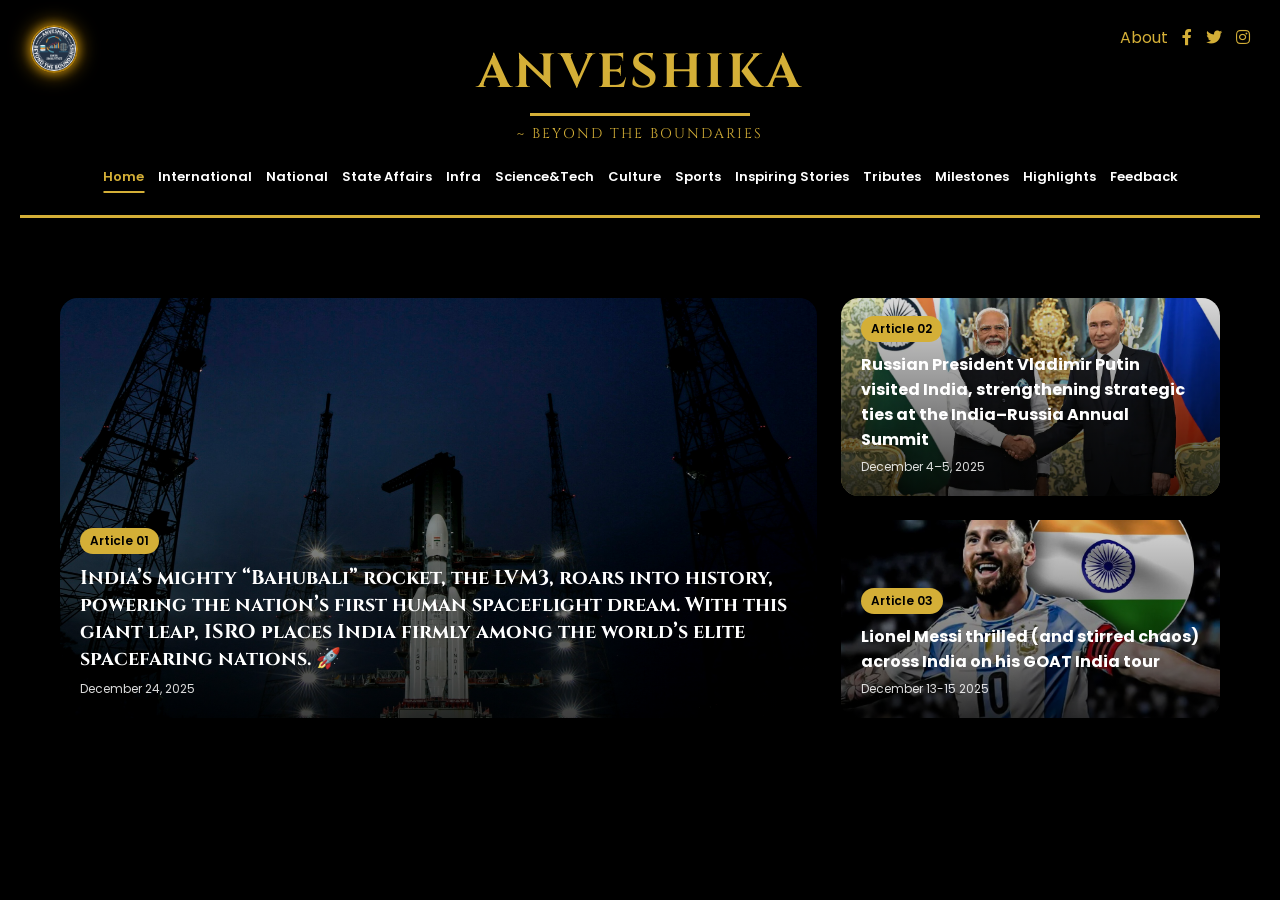
<file: index.html>
<!DOCTYPE html>
<html lang="en">
<head>
    <meta charset="UTF-8">
    <title>Anveshika</title>
    <link rel="stylesheet" href="ss.css">

    <!-- Google Font (Elegant look) -->
    <link href="https://fonts.googleapis.com/css2?family=Cinzel:wght@500;600&family=Poppins:wght@400;600&display=swap" rel="stylesheet">
    <link  rel='stylesheet' href="https://cdnjs.cloudflare.com/ajax/libs/font-awesome/5.15.3/css/all.min.css">
    <link rel="stylesheet" href="slid.css">
    <link rel="stylesheet" href="he.css">
    

</head>
<body>

<header class="header">
    <!--Logo-->
<div class="logo"><img src="logo/logo.jpg" alt="Anveshika Logo">
    </div>


    <!-- Title -->
    <div class="title">
        <h2>ANVESHIKA</h2>
        <div class="line"></div>
        <p>~ BEYOND THE BOUNDARIES</p>
    </div>

    <!--Social Media-->
    <div class="social-media">
      <a href="about.html">About</a>
      <a href="https://www.facebook.com"><i class="fab fa-facebook-f"></i></a>
      <a href="https://www.twitter.com"><i class="fab fa-twitter"></i></a>
      <a href="https://www.instagram.com/anveshika_magazine?utm_source=ig_web_button_share_sheet&igsh=ZDNlZDc0MzIxNw=="><i class="fab fa-instagram"></i></a>
    </div>
    <!-- Burger Menu (Mobile) -->
    <div class="burger" onclick="toggleMenu()">
        <span></span>
        <span></span>
        <span></span>
    </div>



    <!-- Navigation -->
    <nav class="nav">
      <div class="nav-menu" id="navMenu">
        <div class="row">
            <a class="active" href="index.html">Home</a>
            <a href="inter.html">International</a>
            <a href="nati.html">National</a>
            <a href="stateaffairs.html">State Affairs</a>
            <a href="infra.html">Infra</a>
            <a href="scie&te.html">Science&Tech</a>
            <a href="cul.html">Culture</a>
            <a href="spo.html">Sports</a>
            <a href="ins.html">Inspiring Stories</a>
            <a href="trib.html">Tributes</a>
            <a href="mile.html">Milestones</a>
            <a href="high.html">Highlights</a>
            <a href="feedback.html">Feedback</a>
        </div>
     </div>
    </nav>

    <!-- Bottom gold line -->
    <div class="bottom-line"></div>

</header>
<section class="mag-hero">

  <!-- LEFT : BIG FEATURE -->
  <a href="scie&te.html" class="card big-card">
    <img src="home/hi-1.jpg" alt="India's Bahubali Rocket">
    <div class="card-content">
      <span class="tag">Article 01</span>
      <h3>India’s mighty “Bahubali” rocket, the LVM3, roars into history, powering the nation’s first human spaceflight dream.
            With this giant leap, ISRO places India firmly among the world’s elite spacefaring nations. 🚀</h3>
      <p class="date">December 24, 2025</p>
    </div>
  </a>

  <!-- RIGHT : SMALL STACK -->
  <div class="side-cards">

    <a href="inter.html" class="card small-card">
      <img src="home/hi-3.webp" alt="Putin India Visit">
      <div class="card-content">
        <span class="tag">Article 02</span>
        <h3>Russian President Vladimir Putin visited India, strengthening strategic ties at the India–Russia Annual Summit</h3>
        <p class="date">December 4–5, 2025</p>
      </div>
    </a>

    <a href="spo.html" class="card small-card">
      <img src="home/hi-6.jpg" alt="Messi India Visit">
      <div class="card-content">
        <span class="tag">Article 03</span>
        <h3>Lionel Messi thrilled (and stirred chaos) across India on his GOAT India tour</h3>
        <p class="date">December 13-15 2025</p>
      </div>
    </a>

  </div>
</section>

</body>
</html>
</file>
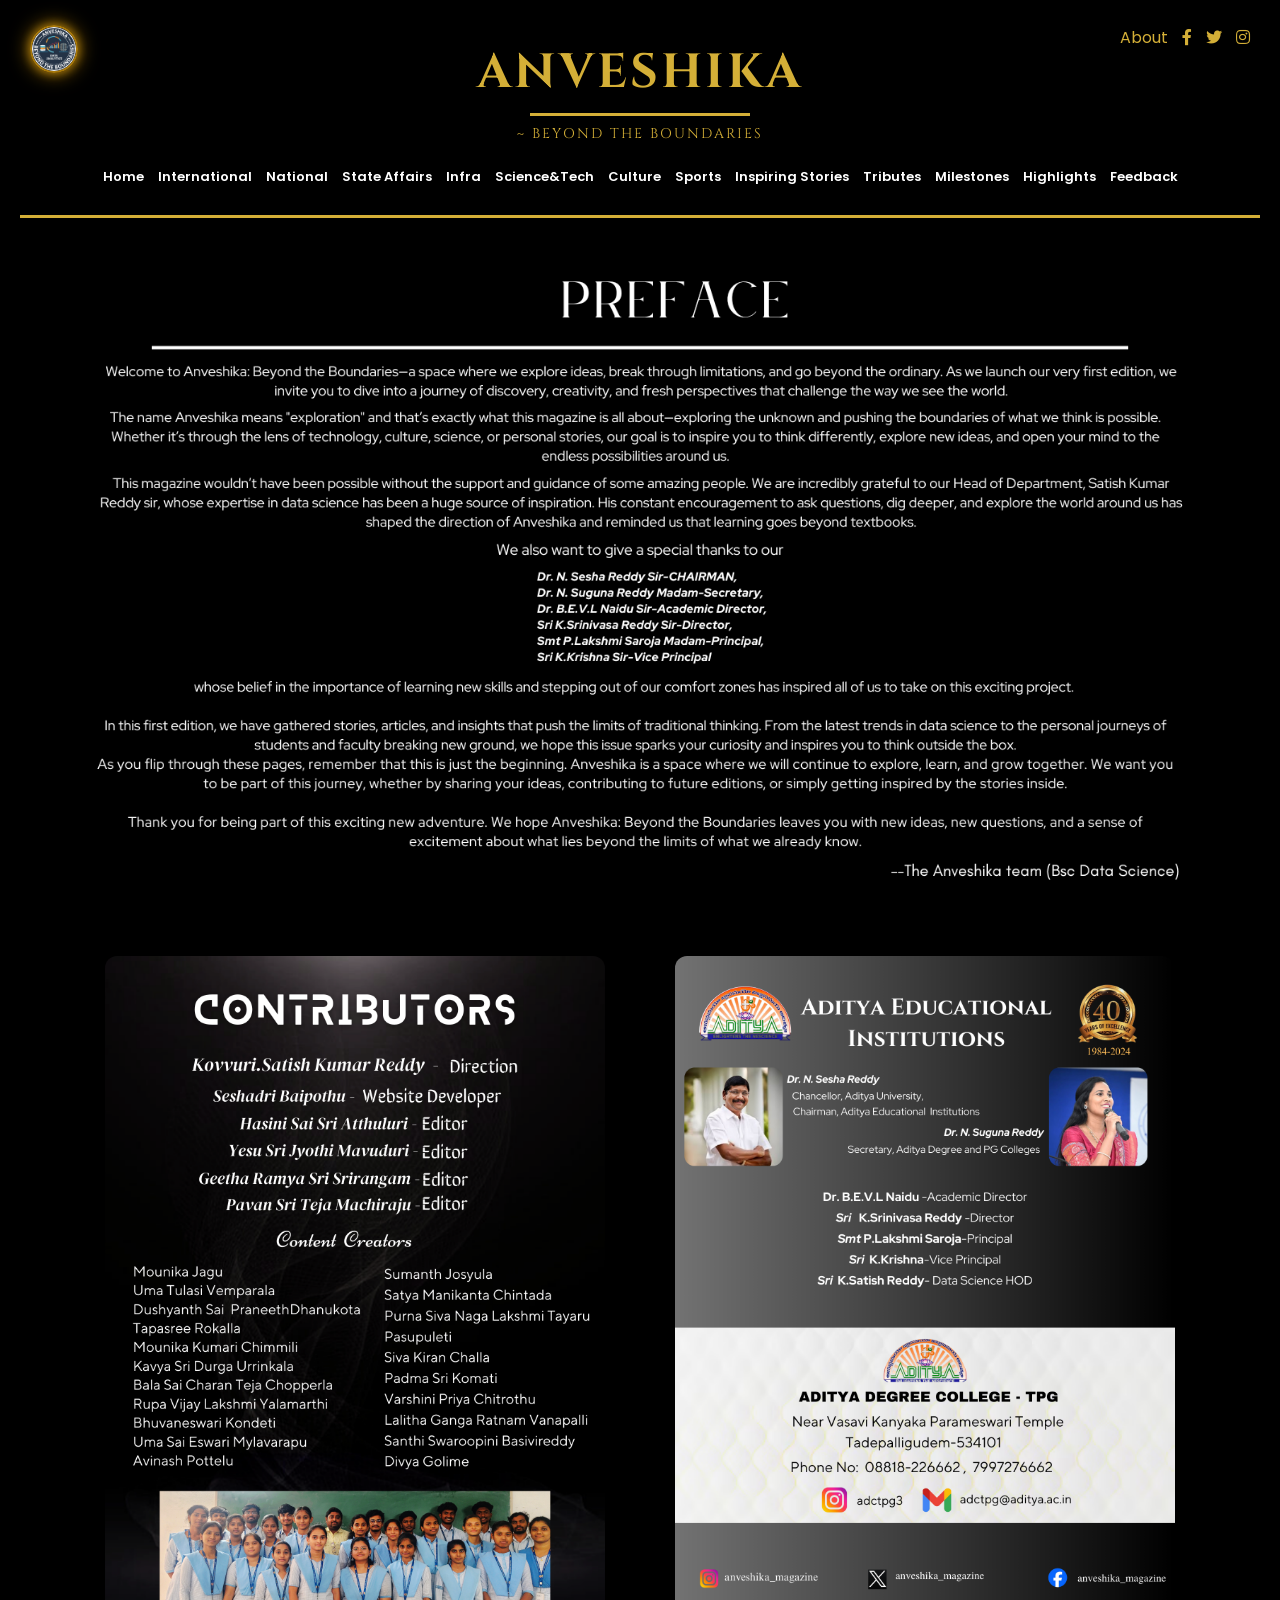
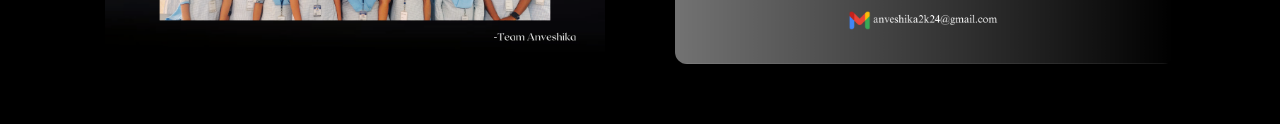
<file: about.html>
<!DOCTYPE html>
<html lang="en">
<head>
    <meta charset="UTF-8">
    <title>Anveshika</title>
    <link rel="stylesheet" href="ss.css">

    <!-- Google Font (Elegant look) -->
    <link href="https://fonts.googleapis.com/css2?family=Cinzel:wght@500;600&family=Poppins:wght@400;600&display=swap" rel="stylesheet">
    <link  rel='stylesheet' href="https://cdnjs.cloudflare.com/ajax/libs/font-awesome/5.15.3/css/all.min.css">
    <link rel="stylesheet" href="slid.css">
    <link rel="stylesheet" href="about.css">
    

</head>
<body>

<header class="header">
    <!--Logo-->
    <div class="logo"><img src="logo/logo.jpg" alt="Anveshika Logo">
    </div>


    <!-- Title -->
    <div class="title">
        <h2>ANVESHIKA</h2>
        <div class="line"></div>
        <p>~ BEYOND THE BOUNDARIES</p>
    </div>

    <!--Social Media-->
    <div class="social-media">
      <a href="about.html">About</a>
      <a href="https://www.facebook.com"><i class="fab fa-facebook-f"></i></a>
      <a href="https://www.twitter.com"><i class="fab fa-twitter"></i></a>
      <a href="https://www.instagram.com/anveshika_magazine?utm_source=ig_web_button_share_sheet&igsh=ZDNlZDc0MzIxNw=="><i class="fab fa-instagram"></i></a>
    </div>
    <!-- Burger Menu (Mobile) -->
    <div class="burger" onclick="toggleMenu()">
        <span></span>
        <span></span>
        <span></span>
    </div>
    <!-- Navigation -->
    <nav class="nav">
      <div class="nav-menu" id="navMenu">
        <div class="row">
            <a href="index.html">Home</a>
            <a href="inter.html">International</a>
            <a href="nati.html">National</a>
            <a href="stateaffairs.html">State Affairs</a>
            <a href="infra.html">Infra</a>
            <a href="scie&te.html">Science&Tech</a>
            <a href="cul.html">Culture</a>
            <a href="spo.html">Sports</a>
            <a href="ins.html">Inspiring Stories</a>
            <a href="trib.html">Tributes</a>
            <a href="mile.html">Milestones</a>
            <a href="high.html">Highlights</a>
            <a href="feedback.html">Feedback</a>
        </div>
     </div>
    </nav>
    <!-- Bottom gold line -->
    <div class="bottom-line"></div>

</header>
   

<div class="container">
    <img src="about/preface.png">
</div>
<div class="remaining">
    <div class="mob"><img src="about/preface.png"></div>
    <img src="about/ab-2.png">
    <img src="about/ab-3.png">
</div>


</body>
</html>
</file>
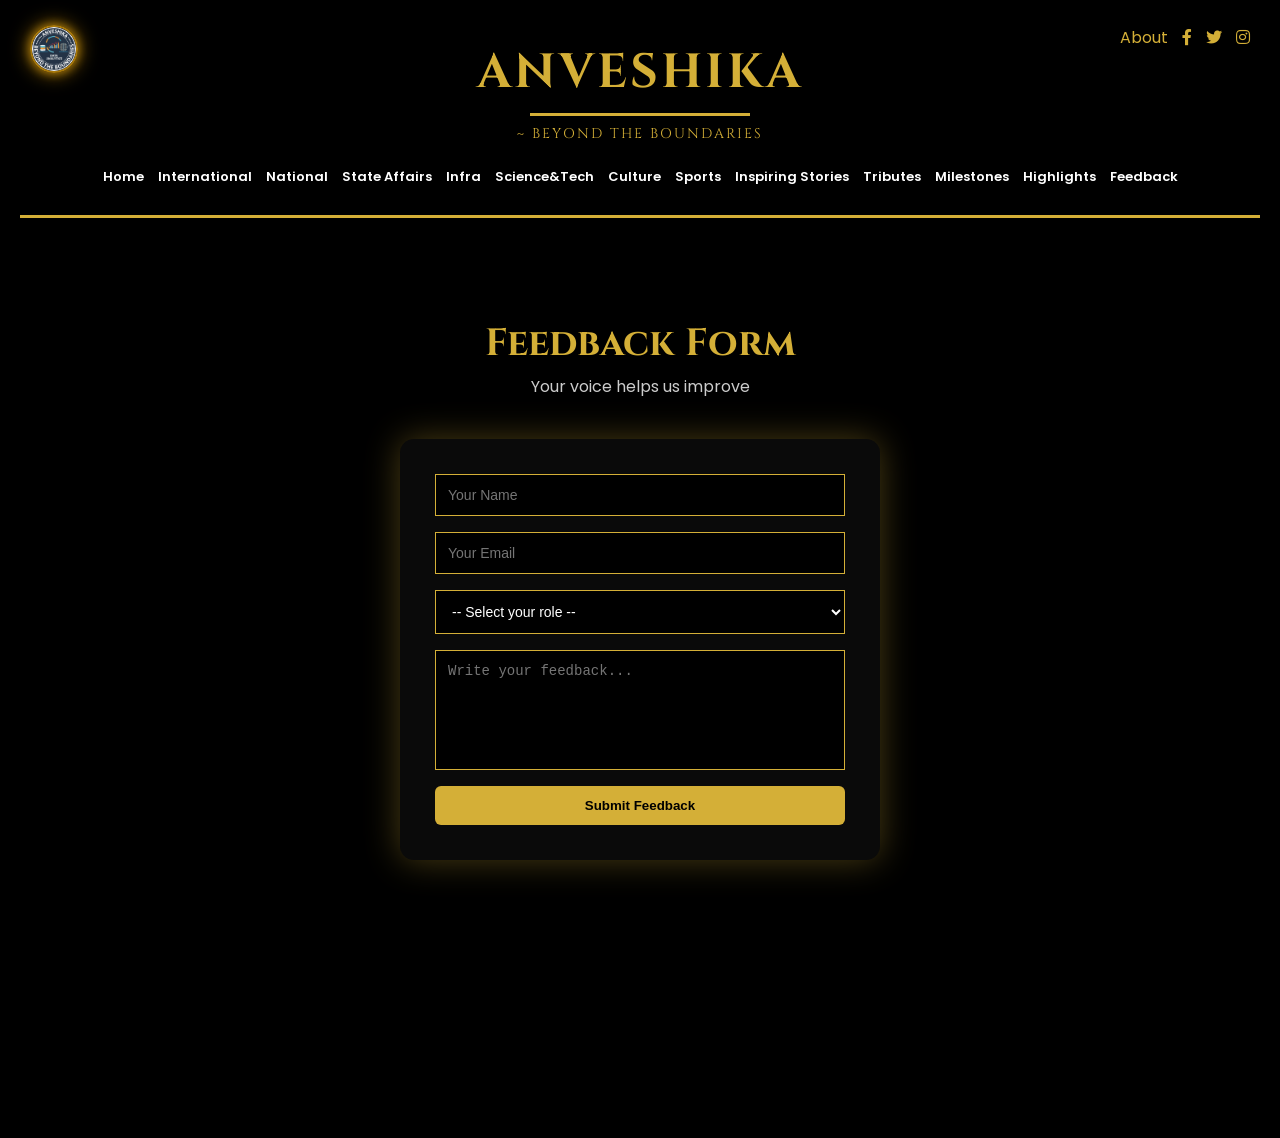
<file: feedback.html>
<!DOCTYPE html>
<html lang="en">
<head>
    <meta charset="UTF-8">
    <title>Anveshika</title>
    <link rel="stylesheet" href="ss.css">

    <!-- Google Font (Elegant look) -->
    <link href="https://fonts.googleapis.com/css2?family=Cinzel:wght@500;600&family=Poppins:wght@400;600&display=swap" rel="stylesheet">
    <link  rel='stylesheet' href="https://cdnjs.cloudflare.com/ajax/libs/font-awesome/5.15.3/css/all.min.css">
    <link rel="stylesheet" href="slid.css">
    <link href="https://fonts.googleapis.com/css2?family=Cinzel:wght@500;600&family=Poppins&display=swap" rel="stylesheet">
    <link rel="stylesheet" href="feedback.css">


</head>
<body>

<header class="header">
    <!--Logo-->
    <div class="logo"><img src="logo/logo.jpg" alt="Anveshika Logo">
    </div>


    <!-- Title -->
    <div class="title">
        <h2>ANVESHIKA</h2>
        <div class="line"></div>
        <p>~ BEYOND THE BOUNDARIES</p>
    </div>

    <!--Social Media-->
    <div class="social-media">
      <a href="about.html">About</a>
      <a href="https://www.facebook.com"><i class="fab fa-facebook-f"></i></a>
      <a href="https://www.twitter.com"><i class="fab fa-twitter"></i></a>
      <a href="https://www.instagram.com/anveshika_magazine?utm_source=ig_web_button_share_sheet&igsh=ZDNlZDc0MzIxNw=="><i class="fab fa-instagram"></i></a>
    </div>
    <!-- Burger Menu (Mobile) -->
    <div class="burger" onclick="toggleMenu()">
        <span></span>
        <span></span>
        <span></span>
    </div>

   <!-- Navigation -->
    <nav class="nav">
      <div class="nav-menu" id="navMenu">
        <div class="row">
            <a class="" href="index.html">Home</a>
            <a href="inter.html">International</a>
            <a href="nati.html">National</a>
            <a href="stateaffairs.html">State Affairs</a>
            <a href="infra.html">Infra</a>
            <a href="scie&te.html">Science&Tech</a>
            <a href="cul.html">Culture</a>
            <a href="spo.html">Sports</a>
            <a href="ins.html">Inspiring Stories</a>
            <a href="trib.html">Tributes</a>
            <a href="mile.html">Milestones</a>
            <a href="high.html">Highlights</a>
            <a href="feedback.html">Feedback</a>
        </div>
     </div>
    </nav>
    <!-- Bottom gold line -->
    <div class="bottom-line"></div>

</header>

<section class="feedback-page">
    <h1>Feedback Form</h1>
    <p>Your voice helps us improve</p>

    <form 
        class="feedback-form" 
        action="https://formspree.io/f/mdaowqpa" 
        method="POST">

        <input type="text" name="name" placeholder="Your Name" required>
        <input type="email" name="email" placeholder="Your Email" required>
       

        <select name="Role" id="Role" required>
        <option value="" disabled selected>-- Select your role --</option>
        <option value="Student">Student</option>
        <option value="Parent">Parent</option>
        <option value="Lecturer">Lecturer</option>
        </select>

        <textarea name="message" placeholder="Write your feedback..." required></textarea>


        <button type="submit">Submit Feedback</button>
    </form>
</section>



</body>
</html>
</file>
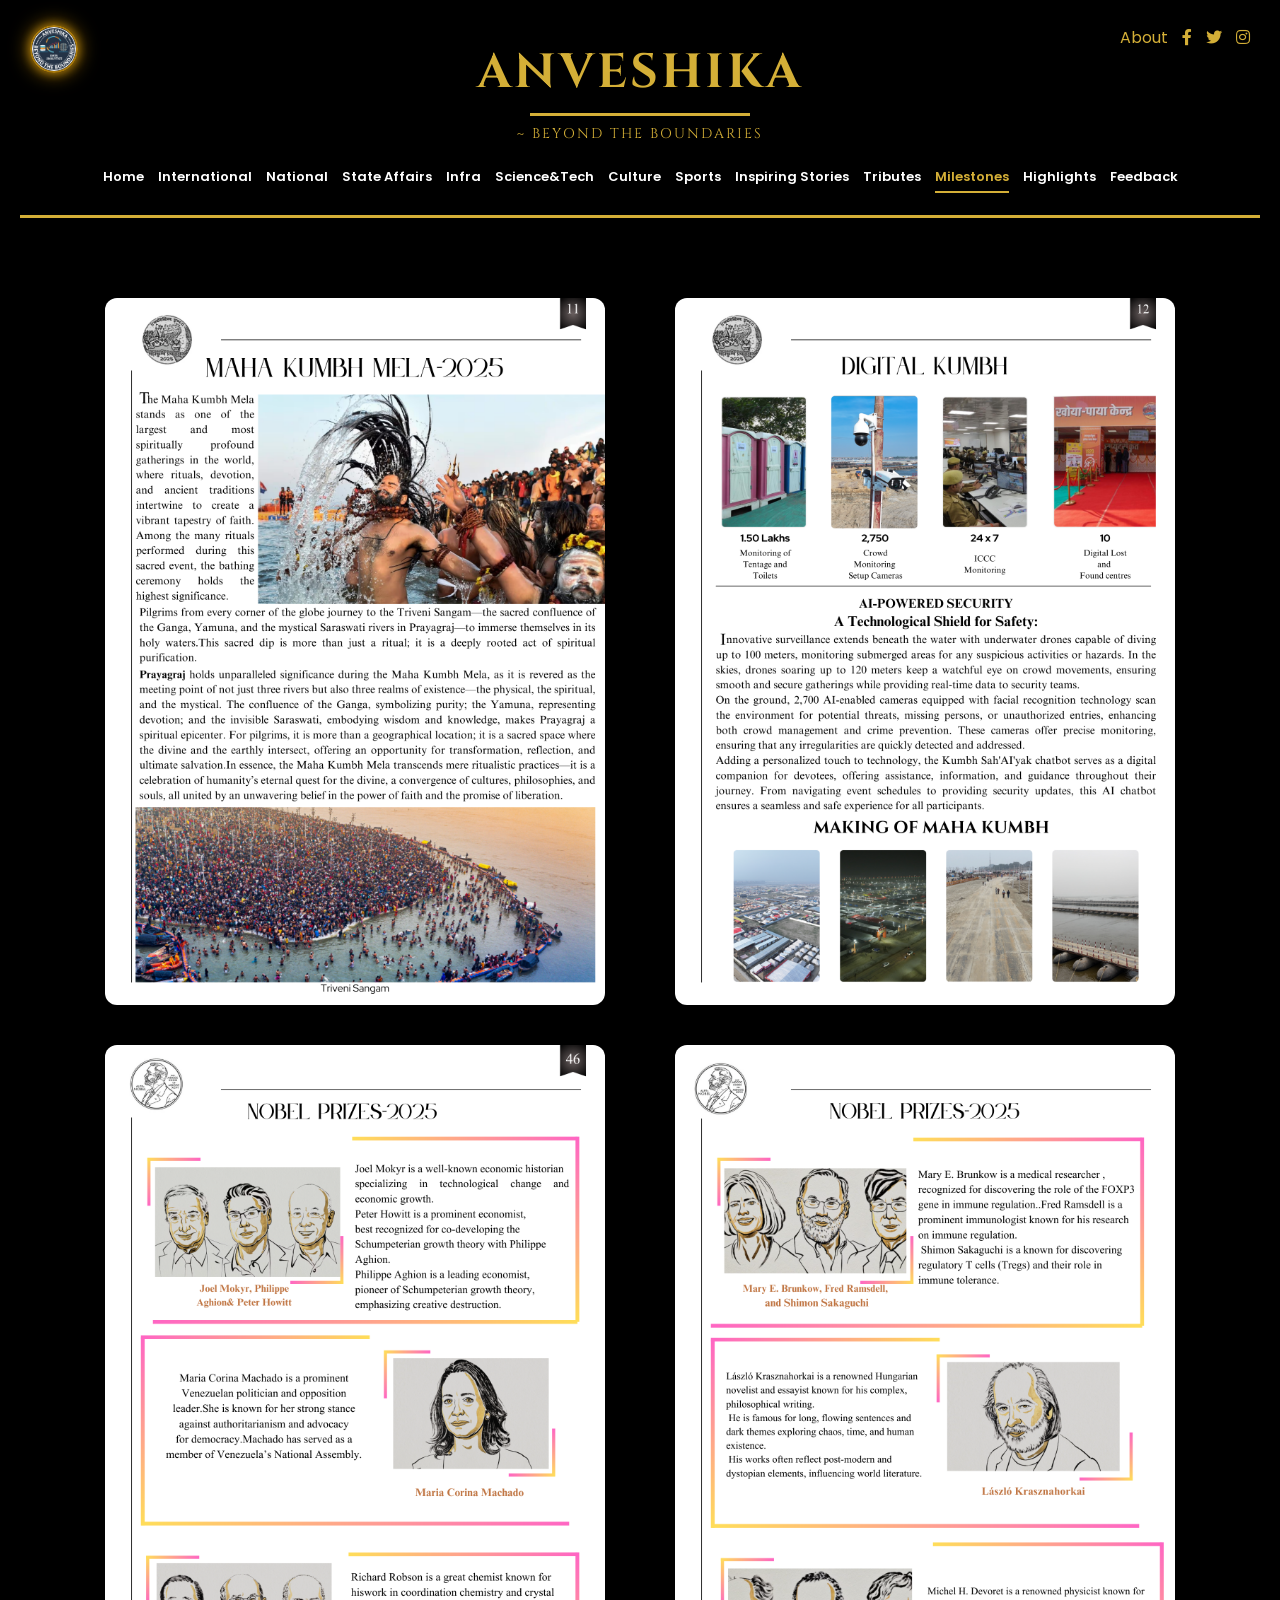
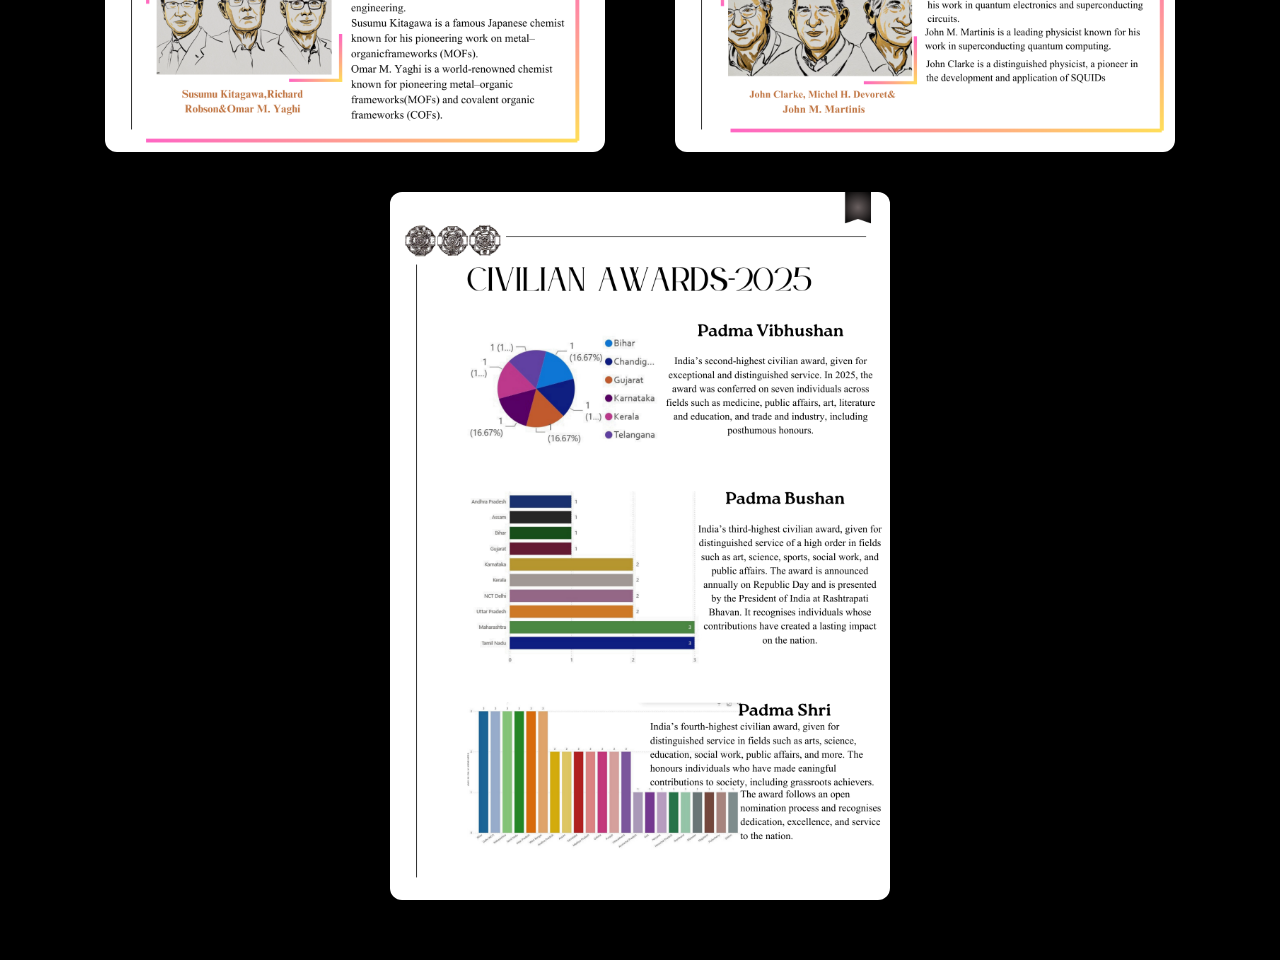
<file: mile.html>
<!DOCTYPE html>
<html lang="en">
<head>
    <meta charset="UTF-8">
    <title>Anveshika</title>
    <link rel="stylesheet" href="ss.css">

    <!-- Google Font (Elegant look) -->
    <link href="https://fonts.googleapis.com/css2?family=Cinzel:wght@500;600&family=Poppins:wght@400;600&display=swap" rel="stylesheet">
    <link  rel='stylesheet' href="https://cdnjs.cloudflare.com/ajax/libs/font-awesome/5.15.3/css/all.min.css">
    <link rel="stylesheet" href="slid.css">
    <link rel="stylesheet" href="img.css">
    

</head>
<body>

<header class="header">
    <!--Logo-->
    <div class="logo"><img src="logo/logo.jpg" alt="Anveshika Logo">
    </div>


    <!-- Title -->
    <div class="title">
        <h2>ANVESHIKA</h2>
        <div class="line"></div>
        <p>~ BEYOND THE BOUNDARIES</p>
    </div>

    <!--Social Media-->
    <div class="social-media">
      <a href="about.html">About</a>
      <a href="https://www.facebook.com"><i class="fab fa-facebook-f"></i></a>
      <a href="https://www.twitter.com"><i class="fab fa-twitter"></i></a>
      <a href="https://www.instagram.com/anveshika_magazine?utm_source=ig_web_button_share_sheet&igsh=ZDNlZDc0MzIxNw=="><i class="fab fa-instagram"></i></a>
    </div>
    <!-- Burger Menu (Mobile) -->
    <div class="burger" onclick="toggleMenu()">
        <span></span>
        <span></span>
        <span></span>
    </div>



    <!-- Navigation -->
    <nav class="nav">
      <div class="nav-menu" id="navMenu">
        <div class="row">
            <a href="index.html">Home</a>
            <a href="inter.html">International</a>
            <a href="nati.html">National</a>
            <a href="stateaffairs.html">State Affairs</a>
            <a href="infra.html">Infra</a>
            <a href="scie&te.html">Science&Tech</a>
            <a href="cul.html">Culture</a>
            <a href="spo.html">Sports</a>
            <a href="ins.html">Inspiring Stories</a>
            <a href="trib.html">Tributes</a>
            <a class="active" href="mile.html">Milestones</a>
            <a href="high.html">Highlights</a>
            <a href="feedback.html">Feedback</a>
        </div>
     </div>
    </nav>

    <!-- Bottom gold line -->
    <div class="bottom-line"></div>

</header>
<div class="remaining">
    <img src="pages/mile4.png">
    <img src="pages/mile5.png">
    <img src="pages/mile1.png">
    <img src="pages/mile2.png">
    <img src="pages/mile3.png">
    
</div>
</body>
</html>
</file>
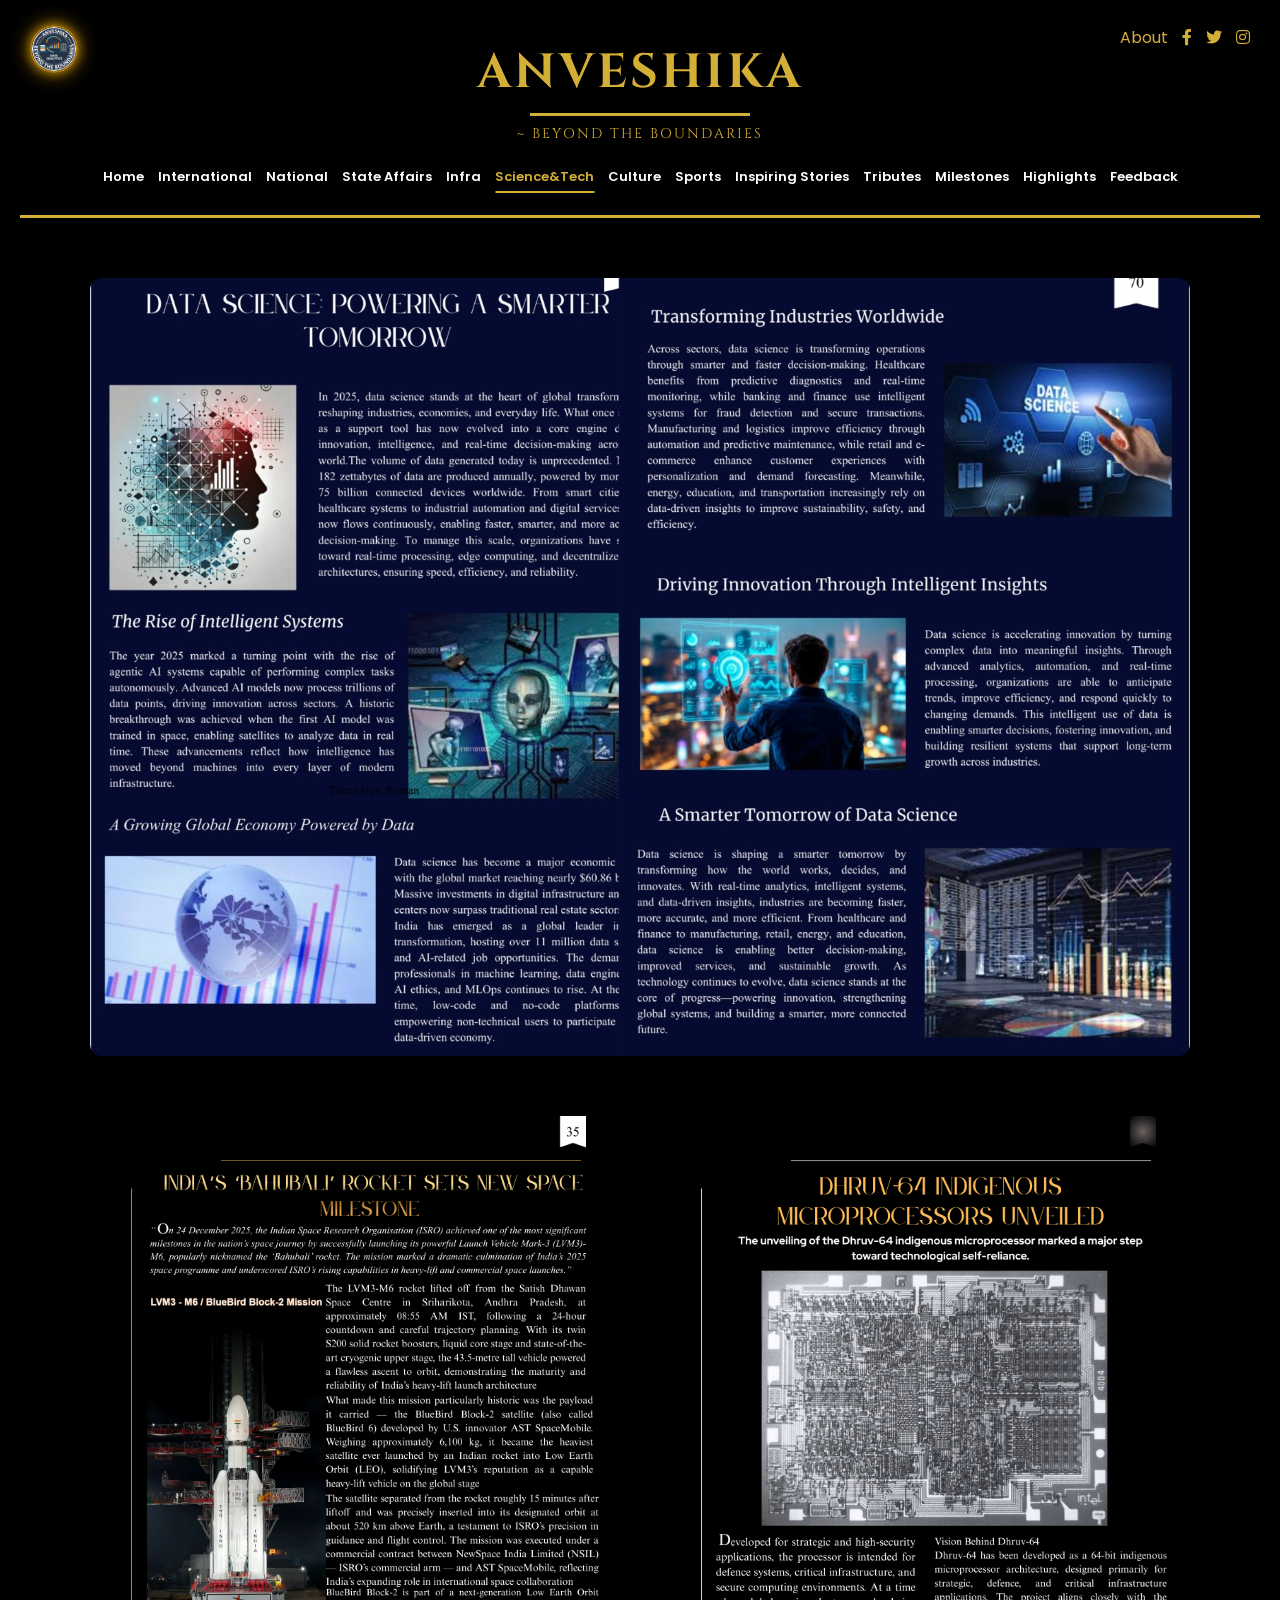
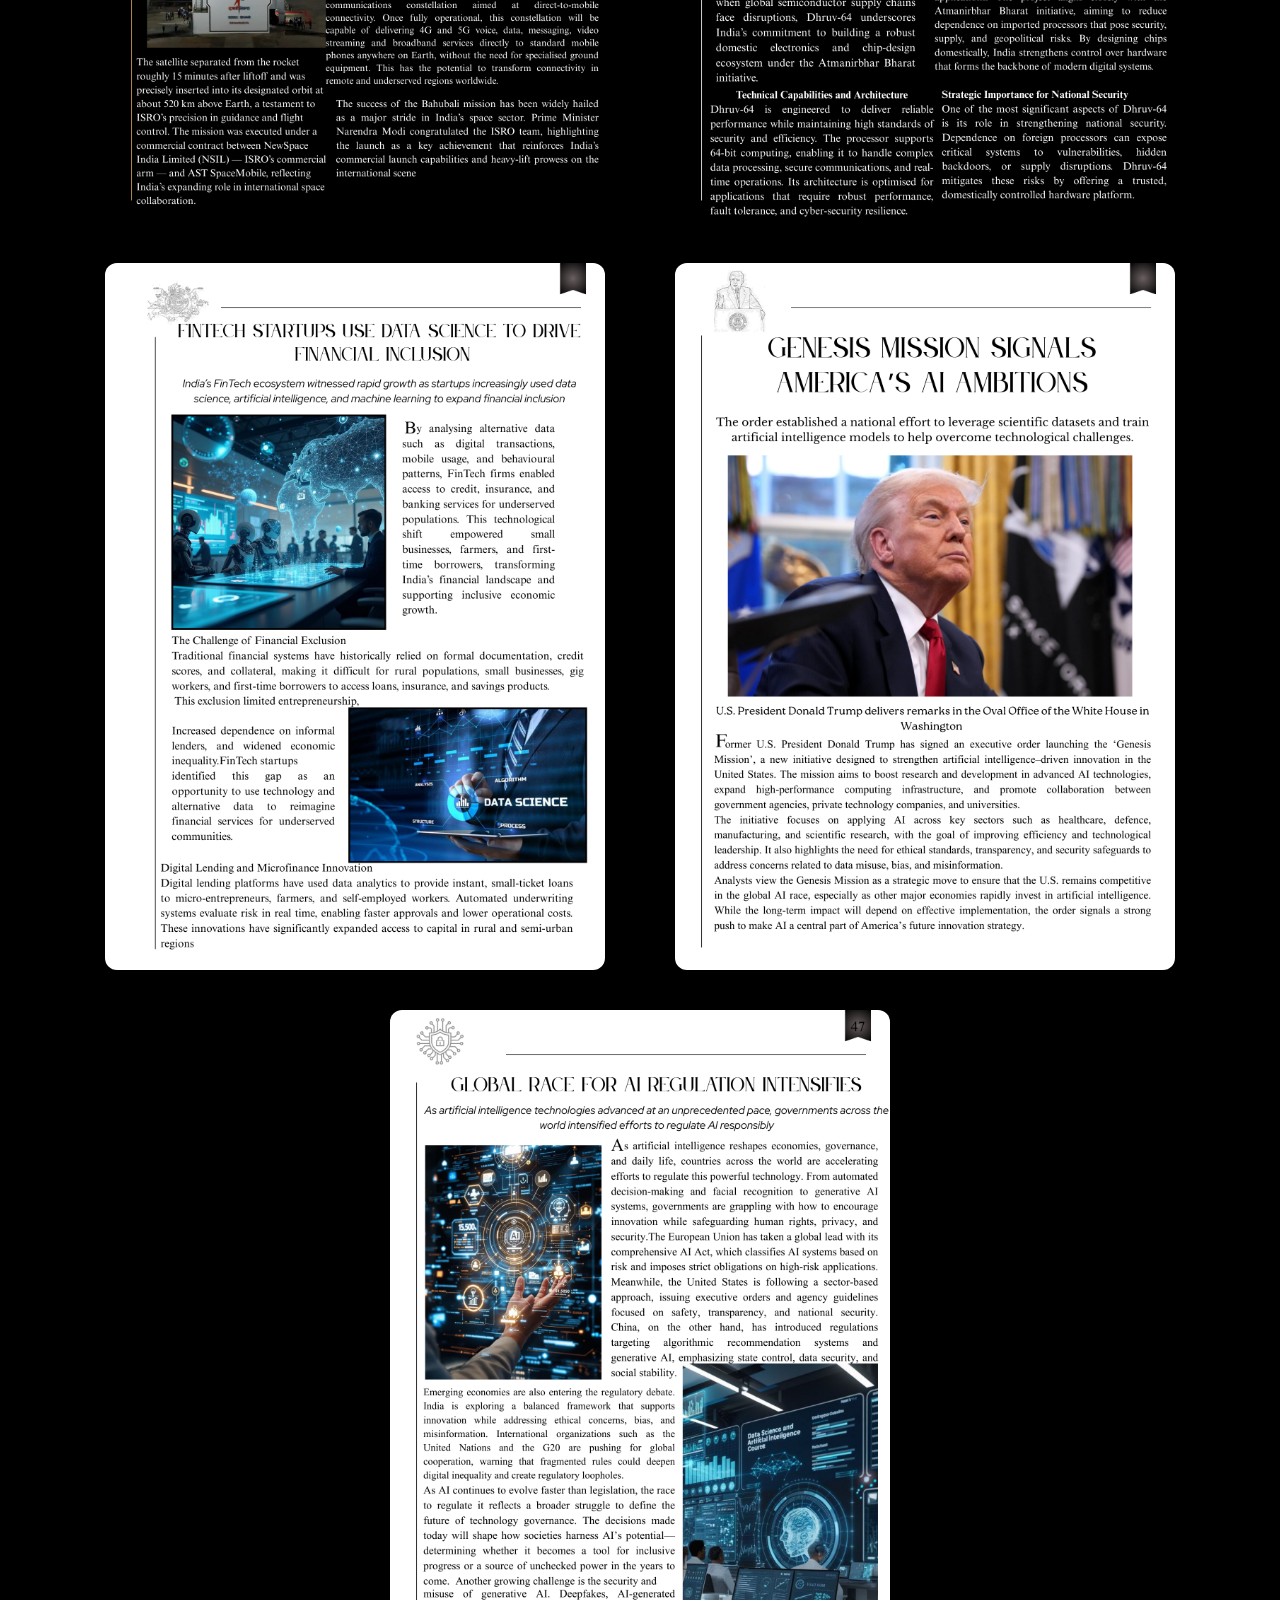
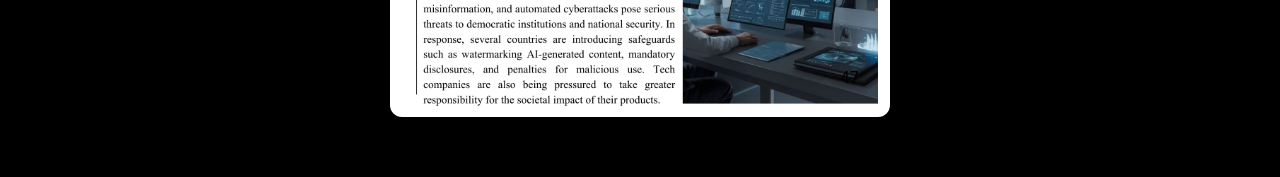
<file: scie&te.html>
<!DOCTYPE html>
<html lang="en">
<head>
    <meta charset="UTF-8">
    <title>Anveshika</title>
    <link rel="stylesheet" href="ss.css">

    <!-- Google Font (Elegant look) -->
    <link href="https://fonts.googleapis.com/css2?family=Cinzel:wght@500;600&family=Poppins:wght@400;600&display=swap" rel="stylesheet">
    <link  rel='stylesheet' href="https://cdnjs.cloudflare.com/ajax/libs/font-awesome/5.15.3/css/all.min.css">
    <link rel="stylesheet" href="slid.css">
    <link rel="stylesheet" href="img.css">
    

</head>
<body>

<header class="header">
    <!--Logo-->
   <div class="logo"><img src="logo/logo.jpg" alt="Anveshika Logo">
    </div>


    <!-- Title -->
    <div class="title">
        <h2>ANVESHIKA</h2>
        <div class="line"></div>
        <p>~ BEYOND THE BOUNDARIES</p>
    </div>

    <!--Social Media-->
    <div class="social-media">
      <a href="about.html">About</a>
      <a href="https://www.facebook.com"><i class="fab fa-facebook-f"></i></a>
      <a href="https://www.twitter.com"><i class="fab fa-twitter"></i></a>
      <a href="https://www.instagram.com/anveshika_magazine?utm_source=ig_web_button_share_sheet&igsh=ZDNlZDc0MzIxNw=="><i class="fab fa-instagram"></i></a>
    </div>
    <!-- Burger Menu (Mobile) -->
    <div class="burger" onclick="toggleMenu()">
        <span></span>
        <span></span>
        <span></span>
    </div>



    <!-- Navigation -->
    <nav class="nav">
      <div class="nav-menu" id="navMenu">
        <div class="row">
            <a href="index.html">Home</a>
            <a href="inter.html">International</a>
            <a href="nati.html">National</a>
            <a href="stateaffairs.html">State Affairs</a>
            <a href="infra.html">Infra</a>
            <a class="active" href="scie&te.html">Science&Tech</a>
            <a href="cul.html">Culture</a>
            <a href="spo.html">Sports</a>
            <a href="ins.html">Inspiring Stories</a>
            <a href="trib.html">Tributes</a>
            <a href="mile.html">Milestones</a>
            <a href="high.html">Highlights</a>
            <a href="feedback.html">Feedback</a>
        </div>
     </div>
    </nav>

    <!-- Bottom gold line -->
    <div class="bottom-line"></div>

</header>
<div class="container">
    <img src="pages2/tech-0.jpeg">
</div>
<div class="remaining">
    <img src="pages2/tech-5.png">
    <img src="pages2/tech-1.png">
    <img src="pages2/tech-2.png">
    <img src="pages2/tech-3.png">
    <img src="pages2/tech-4.png">
    
</div>
</body>

</html>
</file>
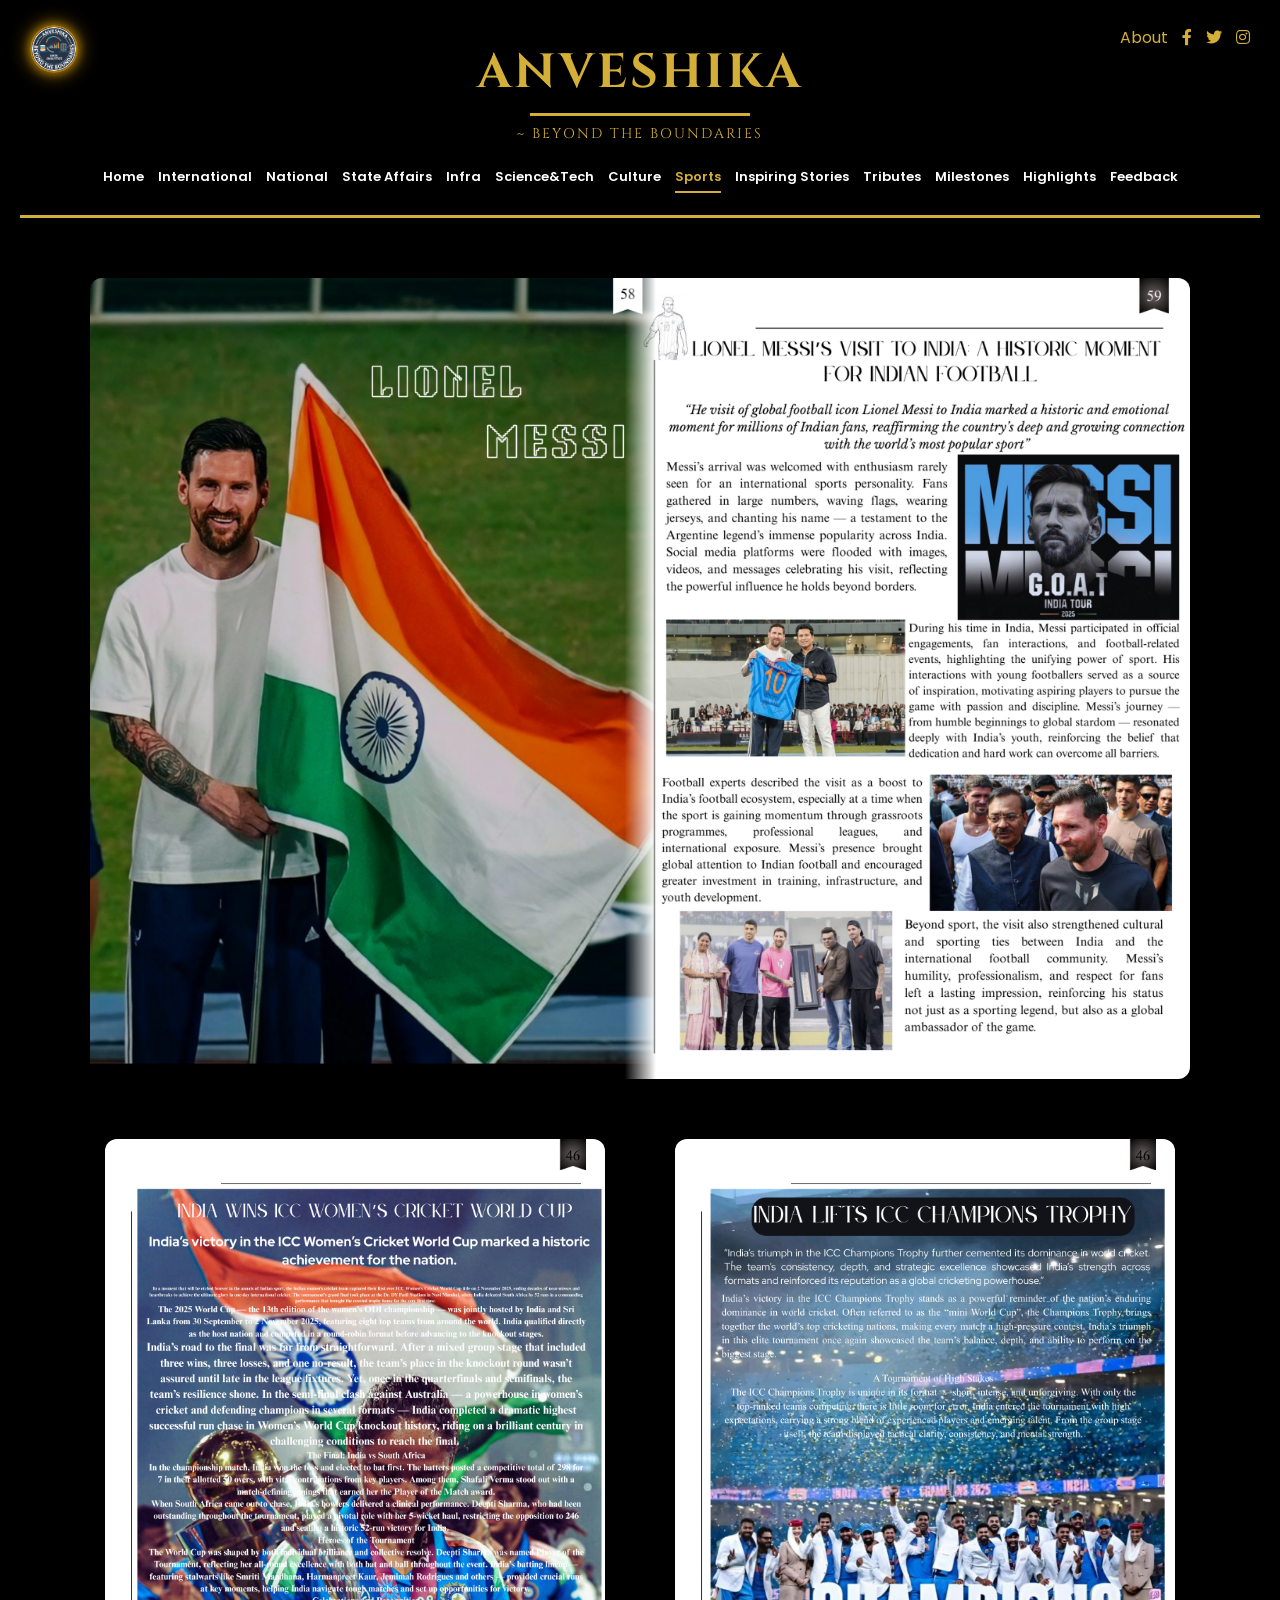
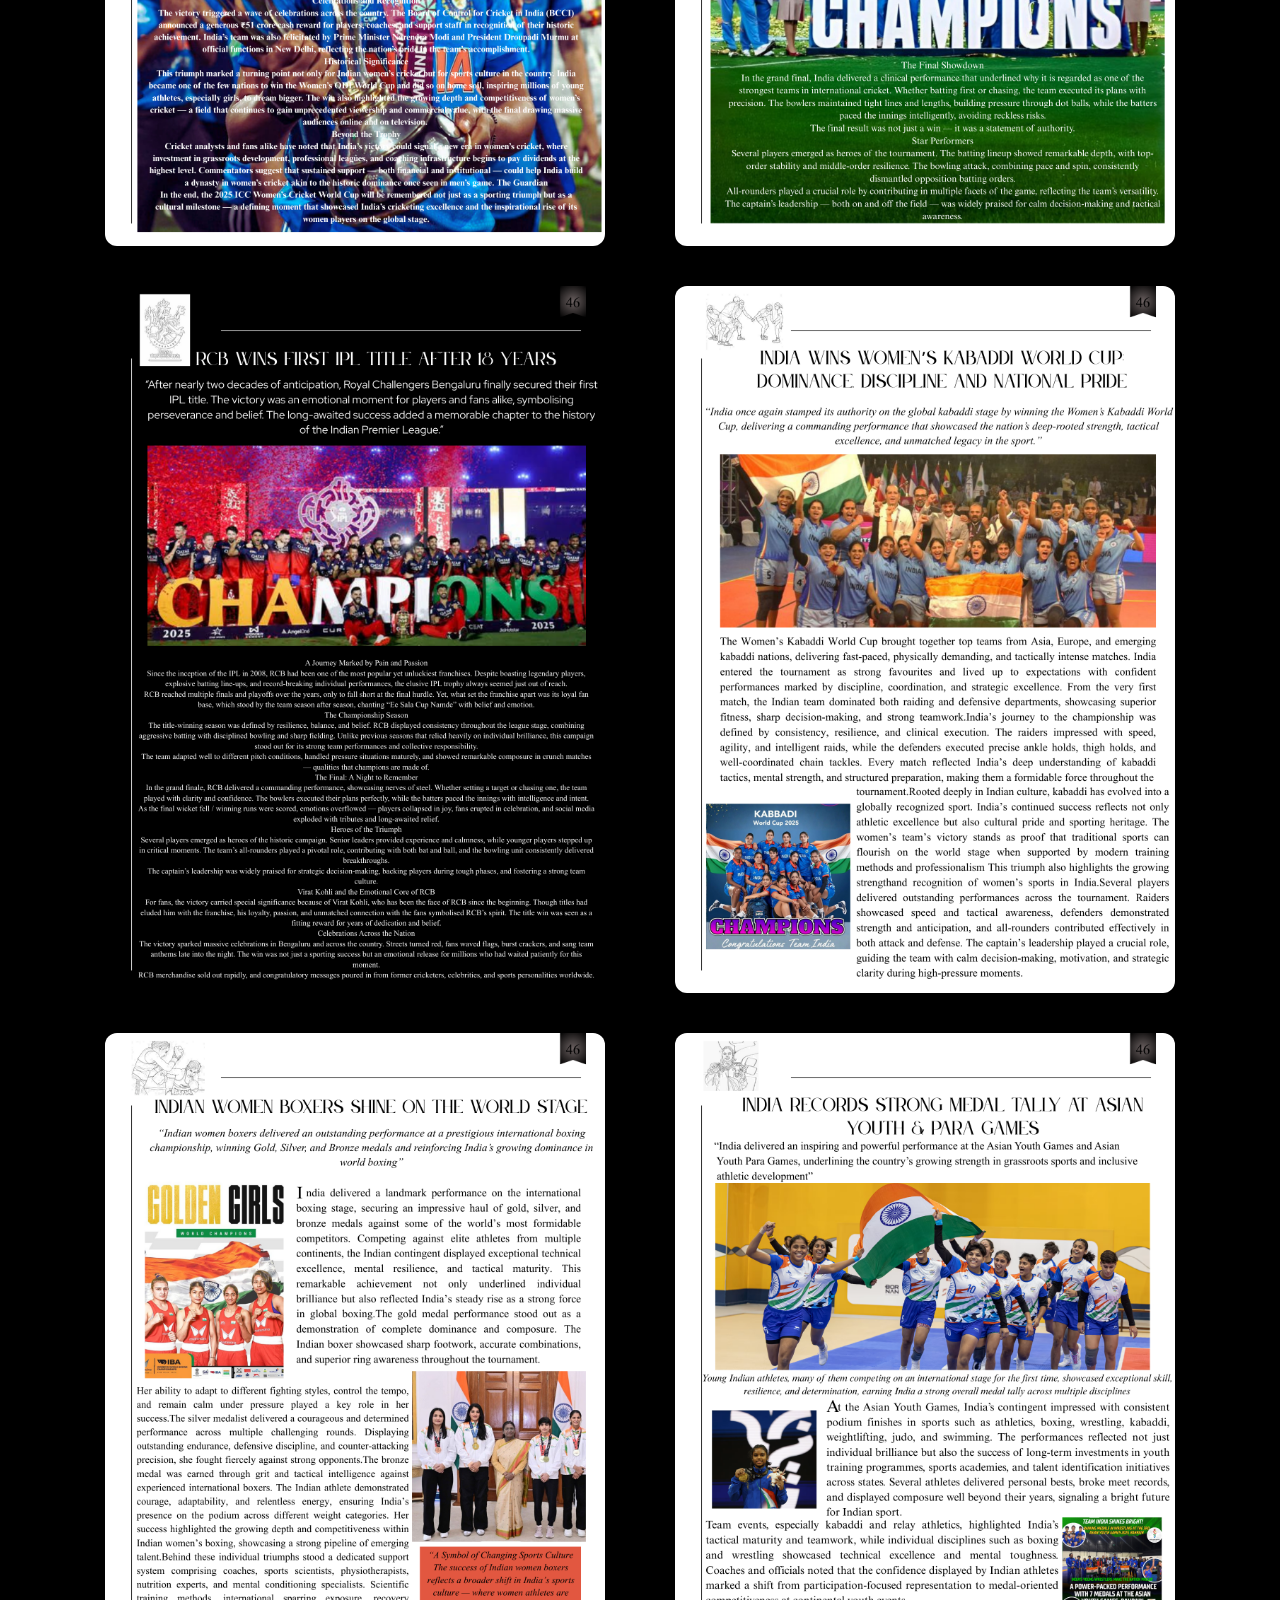
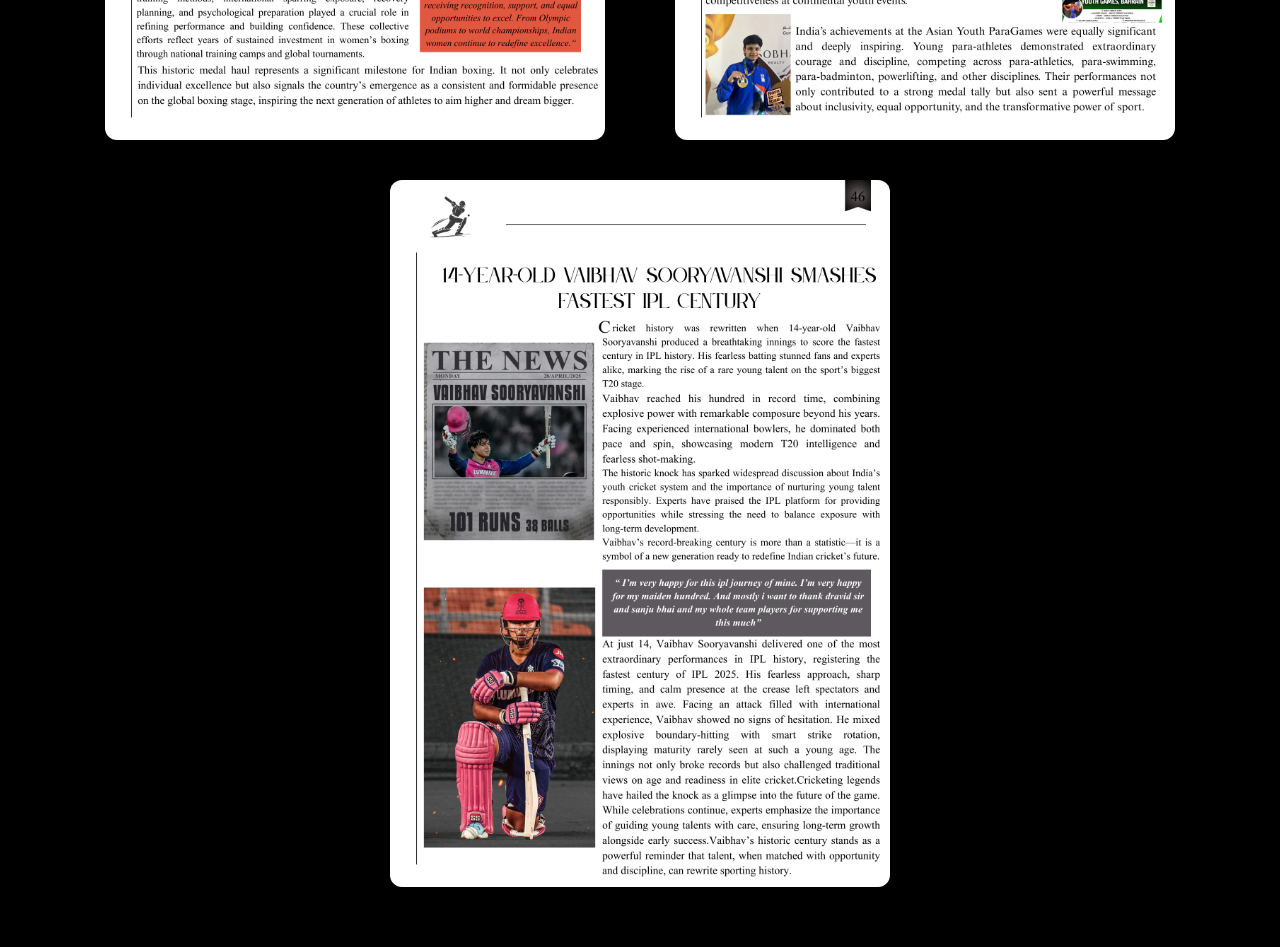
<file: spo.html>
<!DOCTYPE html>
<html lang="en">
<head>
    <meta charset="UTF-8">
    <title>Anveshika</title>
    <link rel="stylesheet" href="ss.css">

    <!-- Google Font (Elegant look) -->
    <link href="https://fonts.googleapis.com/css2?family=Cinzel:wght@500;600&family=Poppins:wght@400;600&display=swap" rel="stylesheet">
    <link  rel='stylesheet' href="https://cdnjs.cloudflare.com/ajax/libs/font-awesome/5.15.3/css/all.min.css">
    <link rel="stylesheet" href="slid.css">
    <link rel="stylesheet" href="img.css">
    

</head>
<body>

<header class="header">
    <!--Logo-->
    <div class="logo"><img src="logo/logo.jpg" alt="Anveshika Logo">
    </div>


    <!-- Title -->
    <div class="title">
        <h2>ANVESHIKA</h2>
        <div class="line"></div>
        <p>~ BEYOND THE BOUNDARIES</p>
    </div>

   <!--Social Media-->
    <div class="social-media">
      <a href="about.html">About</a>
      <a href="https://www.facebook.com"><i class="fab fa-facebook-f"></i></a>
      <a href="https://www.twitter.com"><i class="fab fa-twitter"></i></a>
      <a href="https://www.instagram.com/anveshika_magazine?utm_source=ig_web_button_share_sheet&igsh=ZDNlZDc0MzIxNw=="><i class="fab fa-instagram"></i></a>
    </div>
    <!-- Burger Menu (Mobile) -->
    <div class="burger" onclick="toggleMenu()">
        <span></span>
        <span></span>
        <span></span>
    </div>



    <!-- Navigation -->
    <nav class="nav">
      <div class="nav-menu" id="navMenu">
        <div class="row">
            <a href="index.html">Home</a>
            <a href="inter.html">International</a>
            <a href="nati.html">National</a>
            <a href="stateaffairs.html">State Affairs</a>
            <a href="infra.html">Infra</a>
            <a href="scie&te.html">Science&Tech</a>
            <a href="cul.html">Culture</a>
            <a class="active" href="spo.html">Sports</a>
            <a href="ins.html">Inspiring Stories</a>
            <a href="trib.html">Tributes</a>
            <a href="mile.html">Milestones</a>
            <a href="high.html">Highlights</a>
            <a href="feedback.html">Feedback</a>
        </div>
     </div>
    </nav>

    <!-- Bottom gold line -->
    <div class="bottom-line"></div>

</header>
<div class="container">
    <img src="pages/spt-0.png">
</div>
<div class="remaining">
    <img src="pages/spt-2.png">
    <img src="pages/spt-3.png">
    <img src="pages/spt-4.png">
    <img src="pages/spt-5.png">
    <img src="pages/spt-6.png">
    <img src="pages/spt-7.png">
    <img src="pages/spt-8.png">
</div>
</body>
</html>
</file>
<file: ss.css>
/* ================= RESET ================= */
* {
    margin: 0;
    padding: 0;
    box-sizing: border-box;
}

body {
    background: #000;
    color: #fff;
    font-family: 'Poppins', sans-serif;
}

/* ================= HEADER ================= */
.header {
    position: relative;
    padding: 20px 16px 16px;
    text-align: center;
}

/* ================= LOGO ================= */
.logo {
    display: flex;
    justify-content: center;
    margin-bottom: 12px;
}

.logo img {
    width: 48px;
    height: 48px;
    border: 2px solid #a9790a;
    border-radius: 50%;
    box-shadow:
        0 0 10px #a9790a,
        0 0 20px #a9790a;
}

/* ================= TITLE ================= */
.title h2 {
    font-family: 'Cinzel', serif;
    font-size: 26px;
    color: #d4af37;
    letter-spacing: 3px;
}

.title .line {
    width: 160px;
    height: 3px;
    background: #d4af37;
    margin: 8px auto;
}

.title p {
    font-family: 'Cinzel', serif;
    font-size: 13px;
    color: #d4af37;
    letter-spacing: 2px;
    margin-top: 4px;
}

/* ================= NAV ================= */
.nav {
    margin-top: 16px;
}

.nav .row {
    display: flex;
    flex-wrap: nowrap;
    justify-content: flex-start;
    gap: 14px;
    padding: 8px 12px;

    overflow-x: auto;
    scrollbar-width: none;
    -ms-overflow-style: none;

    -webkit-overflow-scrolling: touch;
    scroll-behavior: smooth;
}

.nav .row::-webkit-scrollbar {
    display: none;
}

.nav a {
    white-space: nowrap;
    flex-shrink: 0;
    text-decoration: none;
    color: #fff;
    font-size: 13px;
    font-weight: 600;
    position: relative;
    transition: 
        transform 0.25s ease,
        color 0.25s ease;
    will-change: transform;
}
.nav a::after {
    content: "";
    position: absolute;
    left: 50%;
    bottom: -6px;              /* FIXED */
    width: 0;
    height: 2px;
    background-color: #d4af37;
    transform: translateX(-50%);
    transition: width 0.35s ease;
}

/* Hover animation */
.nav a:hover::after {
    width: 100%;
}

/* Active page underline */
.nav a.active::after {
    width: 100%;
}

.nav a.active {
    color: #d4af37;   /* gold text when active */
}




/* Hover */
.nav a:hover {
    color: #d4af37;
    transform: scale(1.08) translateY(-3px);
    color: #d4af37; /* gold on hover */

}

/* ================= DIVIDER ================= */
.bottom-line {
    margin-top: 20px;
    height: 3px;
    background: #d4af37;
    width: 100%;
}

/* ================= SOCIAL ================= */
.social-media {
    display: flex;
    justify-content: center;
    gap: 14px;
    margin-top: 12px;
}

.social-media a {
    color: #d4af37;
    font-size: 16px;
    text-decoration: none;
}

.social-media a:hover {
    color: #fff;
}

/* ================= DESKTOP ================= */
@media (min-width: 769px) {

    .header {
        padding: 40px 20px 20px;
    }

    /* Logo left */
    .logo {
        position: absolute;
        left: 30px;
        top: 25px;
        margin: 0;
    }

    /* Social right */
    .social-media {
        position: absolute;
        right: 30px;
        top: 25px;
        margin: 0;
    }

    /* Title size */
    .title h2 {
        font-size: 48px;
    }

    .title .line {
        width: 220px;
    }

    .title p {
        font-size: 14px;
    }

    /* Nav centered, no scroll */
    .nav .row {
        justify-content: center;
        overflow-x: visible;
        flex-wrap: wrap;
    }
}
/* ================= BURGER ================= */
.burger {
    display: none;
    flex-direction: column;
    gap: 5px;
    cursor: pointer;
    position: absolute;
    top: 24px;
    left: 16px;
    z-index: 1200;
}

.burger span {
    width: 26px;
    height: 3px;
    background: #d4af37;
    border-radius: 2px;
}

/* ================= MOBILE BURGER NAV ================= */
@media (max-width: 768px) {

    .burger {
        display: flex;
    }

    .nav-menu {
        display: none;
        flex-direction: column;
        background: #000;
        position: absolute;
        top: 100%;
        left: 0;
        width: 100%;
        padding: 20px 0;
        z-index: 1000;
    }

    .nav-menu.show {
        display: flex;
    }

    .nav .row {
        justify-content: center;
        flex-wrap: wrap;
        overflow: visible;
    }
}

/* ================= DESKTOP ================= */
@media (min-width: 769px) {
    .nav-menu {
        display: block !important;
    }
}
</file>
<file: slid.css>
.news-slider {
    width: 100%;
    max-width: 900px;
    margin: 30px auto;
    overflow: hidden;
    border-radius: 12px;
}

.slides {
    position: relative;
}

.slide {
    display: none;
    position: relative;
}

.slide.active {
    display: block;
}

.slide img {
    width: 100%;
    height: 350px;
    object-fit: cover;
}

.caption {
    position: absolute;
    bottom: 0;
    width: 100%;
    padding: 16px;
    background: linear-gradient(to top, rgba(0,0,0,0.8), transparent);
    color: white;
    font-size: 16px;
}
.nav-btn {
    position: absolute;
    top: 50%;
    transform: translateY(-50%);
    background: rgba(0,0,0,0.6);
    color: white;
    border: none;
    font-size: 28px;
    padding: 10px 14px;
    cursor: pointer;
    z-index: 10;
}

.nav-btn.prev {
    left: 10px;
}

.nav-btn.next {
    right: 10px;
}

.nav-btn:hover {
    background: rgba(0,0,0,0.8);
}
</file>
<file: he.css>
/* ================= MAGAZINE HERO ================= */
.mag-hero {
    max-width: 1200px;
    margin: 60px auto;
    padding: 0 20px;
    display: grid;
    grid-template-columns: 2fr 1fr;
    gap: 24px;
}

/* Card base */
.card {
    position: relative;
    overflow: hidden;
    border-radius: 18px;
    text-decoration: none;
    color: white;
}

.card img {
    width: 100%;
    height: 100%;
    object-fit: cover;
    transition: transform 0.5s ease;
}

/* Dark overlay */
.card::after {
    content: "";
    position: absolute;
    inset: 0;
    background: linear-gradient(
        to top,
        rgba(0,0,0,0.75),
        rgba(0,0,0,0.15)
    );
}

/* Content */
.card-content {
    position: absolute;
    bottom: 20px;
    left: 20px;
    right: 20px;
    z-index: 2;
}

.tag {
    background: #d4af37;
    color: black;
    padding: 4px 10px;
    font-size: 12px;
    font-weight: 600;
    border-radius: 20px;
    display: inline-block;
    margin-bottom: 10px;
}

.big-card h3 {
    font-family: 'Cinzel', serif;
    font-size: 20px;
    margin-bottom: 8px;
}

.small-card h3 {
    font-size: 16px;
    margin-bottom: 6px;
}

.date {
    font-size: 12px;
    opacity: 0.85;
}

/* Hover effect */
.card:hover img {
    transform: scale(1.08);
}

/* Right column */
.side-cards {
    display: flex;
    flex-direction: column;
    gap: 24px;
}

/* Height control */
.big-card {
    height: 420px;
}

.small-card {
    height: 198px;
}

/* ================= MOBILE ================= */
@media (max-width: 768px) {
    .mag-hero {
        grid-template-columns: 1fr;
    }

    .big-card,
    .small-card {
        height: 260px;
    }
}
</file>
<file: about.css>
.container {
    width: 100%;
    display: flex;
    justify-content: center;
    margin: 40px 0;
}

.container img {
    width: 90%;          /* scales image */
    max-width: 1100px;   /* desktop limit */
    height: auto;        /* keeps ratio */
    border-radius: 12px;
}
.remaining {
    display: grid;
    grid-template-columns: repeat(2, 1fr); /* 2 images side by side */
    gap: 40px;
    justify-items: center;
    margin: 60px auto;
    max-width: 1100px;
}

.remaining img {
    width: 100%;
    max-width: 500px;
    height: auto;
    border-radius: 12px;
}

.mob {
    display: none;
}

.mob img {
    width: 90%;
    max-width: 600px;
    height: auto;
}
@media (max-width: 768px) {

    .container img,
    .remaining img {
        width: 95%;
        border-radius: 8px;
    }

    .mob {
        display: block;   /* show mobile image */
        text-align: center;
    }
}
</file>
<file: feedback.css>
/* FEEDBACK PAGE */
.feedback-page {
    min-height: 100vh;
    background: black;
    text-align: center;
    padding: 80px 20px;
}

/* Title */
.feedback-page h1 {
    font-family: 'Cinzel', serif;
    color: #d4af37;
    font-size: 38px;
    margin-bottom: 5px;
}

.feedback-page p {
    color: #ccc;
    margin-bottom: 40px;
    font-family: 'Poppins', sans-serif;
}

/* Form */
.feedback-form {
    max-width: 480px;
    margin: auto;
    display: flex;
    flex-direction: column;
    gap: 16px;
    background: #0a0a0a;
    padding: 35px;
    border-radius: 14px;
    box-shadow: 0 0 35px rgba(212, 175, 55, 0.35);
}

.feedback-form input,
.feedback-form textarea {
    padding: 12px;
    background: black;
    border: 1px solid #d4af37;
    color: white;
    font-size: 14px;
    outline: none;
}

.feedback-form textarea {
    height: 120px;
    resize: none;
}

/* Button */
.feedback-form button {
    background: #d4af37;
    color: black;
    padding: 12px;
    border: none;
    font-weight: bold;
    cursor: pointer;
    transition: 0.3s;
    border-radius: 6px;
}

.feedback-form button:hover {
    background: white;
}
.select-label {
    color: #d4af37;
    text-align: left;
    font-family: 'Poppins', sans-serif;
    margin-top: 10px;
}

select {
    padding: 12px;
    background: black;
    border: 1px solid #d4af37;
    color: white;
    font-size: 14px;
    outline: none;
}

/* Dropdown options */
select option {
    background: black;
    color: white;
}
</file>
<file: img.css>
/* ================= MAIN CONTAINER ================= */
.container {
    width: 100%;
    display: flex;
    justify-content: center;
    margin: 40px 0;
}

.container img {
    width: 90%;
    max-width: 1100px;
    height: auto;
    border-radius: 12px;
}

/* ================= REMAINING IMAGES ================= */
.remaining {
    display: grid;
    grid-template-columns: repeat(2, 1fr);
    gap: 40px;
    justify-items: center;
    margin: 60px auto;
    max-width: 1100px;
}

.remaining img {
    width: 100%;
    max-width: 500px;
    height: auto;
    border-radius: 12px;
}

/* ✅ center ONLY if odd */
.remaining img:last-child:nth-child(odd) {
    grid-column: 1 / -1;
    justify-self: center;
}

@media (max-width: 768px) {
    .remaining {
        grid-template-columns: 1fr;
    }
}
</file>
